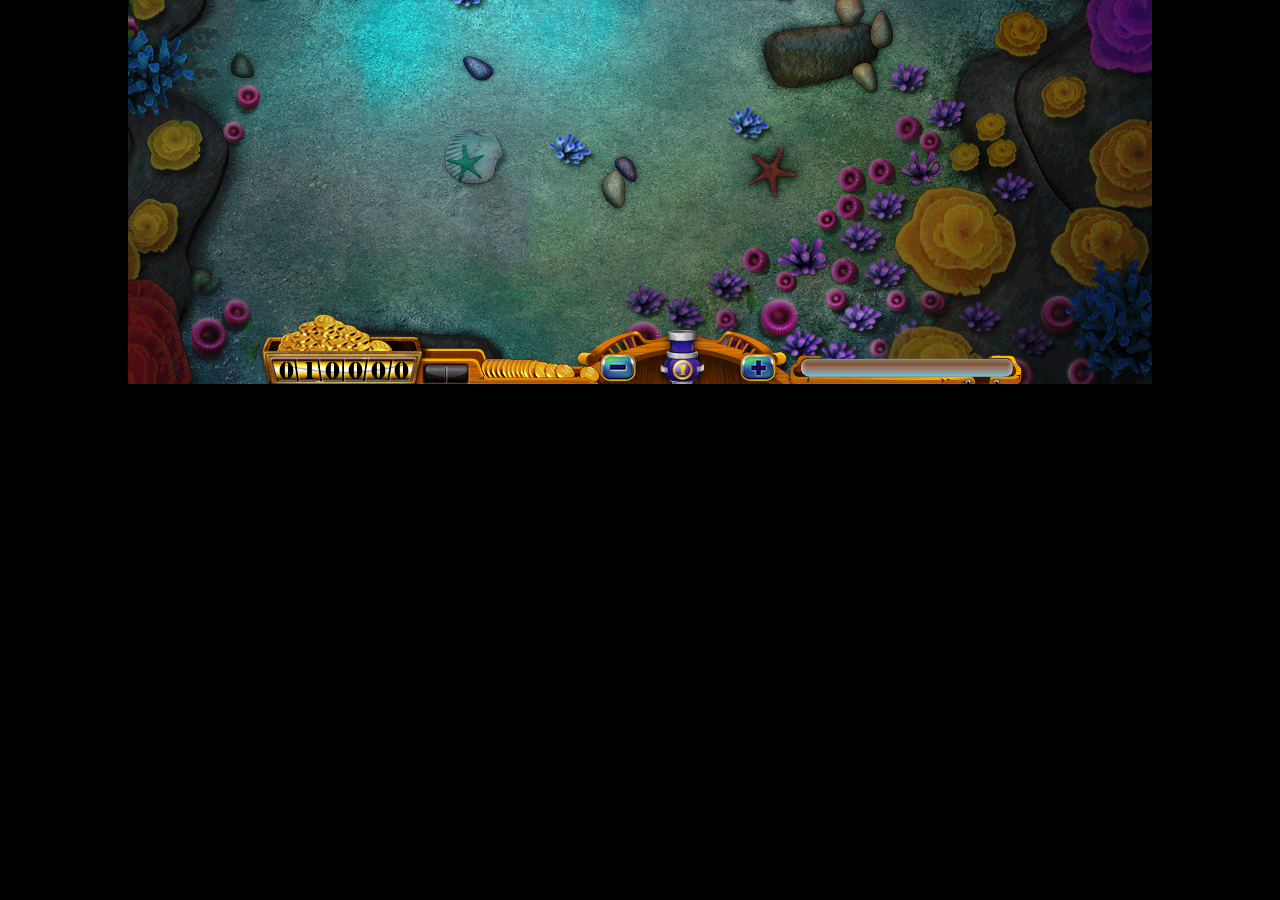
<file: gamehtml/buyudar/index.html>
﻿<!doctype html>
<head>
<meta http-equiv="Content-Type" content="text/html; charset=utf-8" />
<meta name="apple-mobile-web-app-capable" content="yes" />
<meta name="apple-mobile-web-app-status-bar-style" content="black" />

<style type="text/css">
body, div, canvas
{
    image-rendering: optimizeSpeed;
    -webkit-image-rendering: optimizeSpeed;
    -webkit-interpolation-mode: nearest-neighbor;
}
body{padding:0; margin:0;font-size:12px;background-color:#000;}
body, html{height: 100%;}
#outer{height:100%; overflow:hidden; position:relative; width:100%;}
#outer[id]{display:table; position:static;}
#middle{position:absolute; top:50%;} /* for ie only*/
#middle[id]{display:table-cell; vertical-align:middle; position:static;}
</style>

<title>HTML5捕鱼达人网页游戏源代码下载 - JS代码网</title>

<script type="text/javascript" src="js/quark.base-1.0.0.alpha.min.js"></script>
<!--<script type="text/javascript" src="fishjoy.game.js"></script>-->
<script type="text/javascript" src="src/R.js"></script>
<script type="text/javascript" src="src/Utils.js"></script>
<script type="text/javascript" src="src/fishjoy.js"></script>
<script type="text/javascript" src="src/FishManager.js"></script>
<script type="text/javascript" src="src/FishGroup.js"></script>
<script type="text/javascript" src="src/views/Fish.js"></script>
<script type="text/javascript" src="src/views/Cannon.js"></script>
<script type="text/javascript" src="src/views/Bullet.js"></script>
<script type="text/javascript" src="src/views/Num.js"></script>
<script type="text/javascript" src="src/views/Player.js"></script>

</head>

<body>

<div id="outer">
	<div id="middle">
		<div id="container" style="position:relative;width:980px;height:545px;top:-50%;margin:0 auto;"></div>
		<div id="msg"></div>
	</div>
</div>
<div id="fps" style="position:absolute;top:0;left:0;color:#fff;"></div>


</body>
</html>
<div style="display:none">
	<script type="text/javascript">
	var _bdhmProtocol = (("https:" == document.location.protocol) ? " https://" : " http://");
	document.write(unescape("%3Cscript src='" + _bdhmProtocol + "hm.baidu.com/h.js%3F6f798e51a1cd93937ee8293eece39b1a' type='text/javascript'%3E%3C/script%3E"));
	</script>
	<script type="text/javascript">var cnzz_protocol = (("https:" == document.location.protocol) ? " https://" : " http://");document.write(unescape("%3Cspan id='cnzz_stat_icon_5718743'%3E%3C/span%3E%3Cscript src='" + cnzz_protocol + "s9.cnzz.com/stat.php%3Fid%3D5718743%26show%3Dpic2' type='text/javascript'%3E%3C/script%3E"));</script>
	</div>
</file>
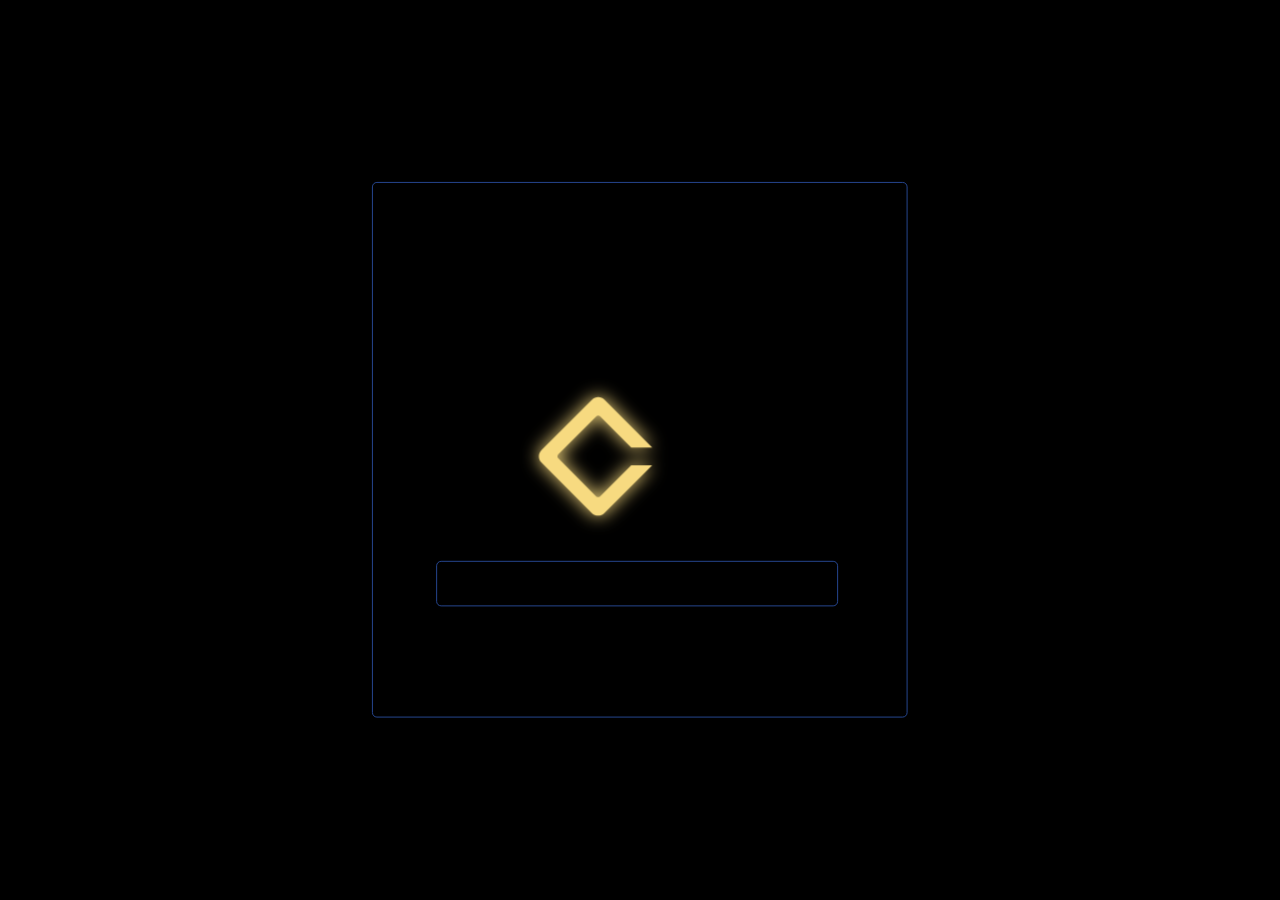
<file: gamehtml/Html5-xxl/index.html>
<!DOCTYPE html>
<html manifest="qici.appcache">
<head>
    <meta charset="UTF-8">
    <meta http-equiv="X-UA-Compatible" content="IE=edge,chrome=1">
    <meta name='viewport' content='width=device-width,user-scalable=no'>
    <meta name='apple-mobile-web-app-status-bar-style' content='black-translucent'>
    <meta name='apple-mobile-web-app-capable' content='yes'>
    <meta name='apple-mobile-web-app-title' content='城市消消乐'>
    <link rel='apple-touch-icon' href='http://engine.zuoyouxi.com/qici.png'>
    <link rel='apple-touch-startup-image' href='http://engine.zuoyouxi.com/qici.png'>

    <link rel="shortcut icon" href="http://engine.zuoyouxi.com/qici.ico" />
    <title>城市消消乐</title>
    <style>
        html, body {
            padding: 0;
            margin: 0;
            width: 100%;
            height: 100%;
        }
    </style>
    <link rel="stylesheet" type="text/css" href="./Assets/css/style.css"/>

    <script>
        // The game configuration
        var qici = {};
        qici.config = {
            projectName: 'Subara',
            gameName: '城市消消乐',
            companyName: 'qcplay',
            bundleIdentifier: 'com.qcplay',
            gameInstance: 'qc_game',
            frameRate: {"mobile":40,"desktop":60},
            backgroundColor: 4210752,
            runInBackground: true,
            antialias: true,
            transparent: false,
            developerMode: false,
            renderer: 'Canvas',
            resolution : Math.min(2, devicePixelRatio),
            loadingPrefab: '',
            scene: {
                
            "SubaraCity" : "Assets/state/SubaraCity.bin"
            },
            entryScene : 'SubaraCity',
            dirtyRectangles: true,
            loading: {
                loadingText: 'Loading, please wait...',
                loadingInterval: 200,
                brightingInterval: 10,
                blinkingCount: 5,
                blinkingInterval: 70,
                fadingInInterval: 400,
                fadingOutInterval: 600
            }
        };

 		_pluginVariables_={}

        qici.scripts = [
            './Assets/meta/globalUrlMap.js',
            './xiaoxiaole/phaser.min.js',
            './xiaoxiaole/webfontloader.js',
            './xiaoxiaole/qc-core.js',
            './xiaoxiaole/qc-webgl.js',
            // External scripts for plugins

            // User scripts
            './js/game-scripts-mini-1.0.js'
        ];

		// Asset count that need preload in boot
		qici.loadingAssetCount = 11;
    </script>
</head>

<body onload="qici.init();">
    <div style="overflow:hidden;padding:0;margin:0;width:100%;height:100%;">
        <div id="gameDiv" style="position:relative;"></div>
    </div>
    <script src='./xiaoxiaole/qc-loading.js'></script>
	<!-- cnzz 统计 -->
	<div style="display:none;">
		<script src="http://s95.cnzz.com/z_stat.php?id=1257126402&web_id=1257126402" language="JavaScript"></script>
	</div>
</body>

</html>
</file>
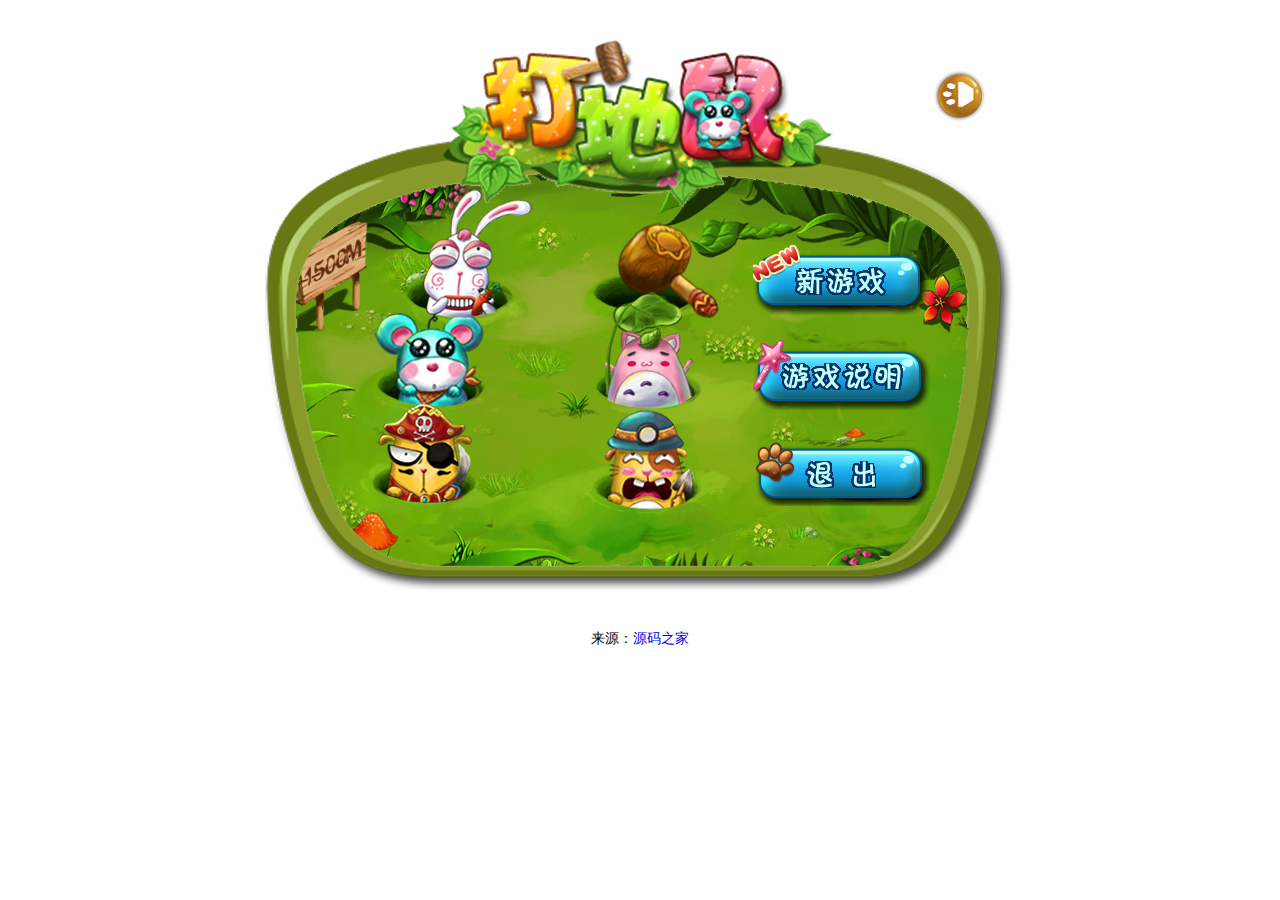
<file: gamehtml/mouseHit/index.html>
<!DOCTYPE HTML>
<html>
	<head>
		<meta http-equiv="Content-Type" content="text/html; charset=UTF-8" />
		<meta charset="UTF-8" />
		<title>HTML5打地鼠小游戏- 源码之家</title>
		<meta name="description" content="这是一个基于HTML5 Canvas和Audio开发的游戏" />
		<meta name="keywords"  content="HTML5,Canvas,HTML5游戏, HTML5版打地鼠" />
		<link type="text/css" rel="stylesheet" href="css/main.css" />
	</head>
	<body>
		<div id="hitmouse">
			<!-- 预备界面 -->
			<div id="gameCover" class="block background">
				<!-- 声音控制按钮 -->
				<a href="javascript:void(0)" id="btnSound" class="icon">&nbsp;</a>
				<!-- 开始 -->
				<a href="javascript:void(0)" id="btnPlay" class="icon">&nbsp;</a>
				<!-- 帮助 -->
				<a href="javascript:void(0)" id="btnHelp" class="icon">&nbsp;</a>
				<!-- 关于我 -->
				<a href="javascript:void(0)" id="btnAboutMe" class="icon">&nbsp;</a>
				<!-- 加载资源 -->
				<span id="progressText"></span>		
			</div>	
			<!-- 帮助界面 -->
			<div id="HelpDiv" >
			  <!-- 帮助图片 -->
			  <img src="images/help.png"/>
			  <a href="javascript:void(0)" id="btnBack" class="icon">&nbsp;</a>
			</div>
			<!-- 游戏主体 -->
			<div id="gameBody" class="block">
				<div id="gameCanvas" class="block">
					<!-- Main背景层 -->
					<canvas width="750" height="550" id="maincanvas" ></canvas>
				</div>
				<!-- 分数及暂停按钮 -->
				<div id="numberAndPause" class="block">
					<!-- 分数 -->
					<div id="numberBefore" class="icon"></div>
					<div id="number" ></div>
					<!-- 暂停 -->
					<a href="javascript:void(0)" id="btnPause" class="icon">&nbsp;</a>
				</div>
				<!-- 下一关提示 -->
			  <div id="nextLoding">
					<!-- 分数 -->
					<span id="currentScore"></span>
					<spqn id="requireScore" ></span>
		     </div>
			</div>
			<!-- 游戏结束 -->
			<div id="gameOver" class="block">
				<!-- 得分 -->
				<span id="score"></span>
				<!-- 准备 -->
				<a href="javascript:void(0)" id="btnRetry" class="icon">&nbsp;</a>
				<!-- 返回主菜单 -->
				<a href="javascript:void(0)" id="btnBackToMenu" class="icon">&nbsp;</a>			
			</div>
		</div>
		<!--我使用这个框架的代码并不多，主要是工具类使用-->
		<script type="text/javascript" src="myEngine/core/my.js"></script>
		<script type="text/javascript" src="myEngine/component/Component.js"></script>
		<script type="text/javascript" src="myEngine/component/DisplayObject.js"></script>
		<script type="text/javascript" src="myEngine/component/Bitmap.js"></script>
		<script type="text/javascript" src="myEngine/utils/ImageManager.js"></script>
		<script type="text/javascript" src="myEngine/utils/DOM.js"></script>
		<script type="text/javascript" src="myEngine/utils/Math.js"></script>
		<script type="text/javascript" src="myEngine/utils/buzz.js"></script>
		 
		<script type="text/javascript" src="js/resources/images.js"></script>
		<script type="text/javascript" src="js/resources/audios.js"></script>
        <script type="text/javascript" src="js/frames/mouse.js"></script>
        <script type="text/javascript" src="js/frames/star.js"></script>
		<script type="text/javascript" src="js/frames/score.js"></script>
	 	<script type="text/javascript" src="js/classes/Audio.js"></script>
		<script type="text/javascript" src="js/classes/Animation.js"></script>
		<script type="text/javascript" src="js/classes/star.js"></script>	
		<script type="text/javascript" src="js/classes/score.js"></script>			
		<script type="text/javascript" src="js/classes/hammer.js"></script>
		<script type="text/javascript" src="js/classes/mouse.js"></script>
		<script type="text/javascript" src="js/classes/MouseHit.js"></script>
		<script type="text/javascript" src="js/classes/UI.js"></script>
		<script type="text/javascript" src="js/main.js"></script>
		<div style="text-align:center;">
<p>来源：<a href="http://www.mycodes.net/" target="_blank">源码之家</a></p>
</div>
	</body>
</html>
</file>
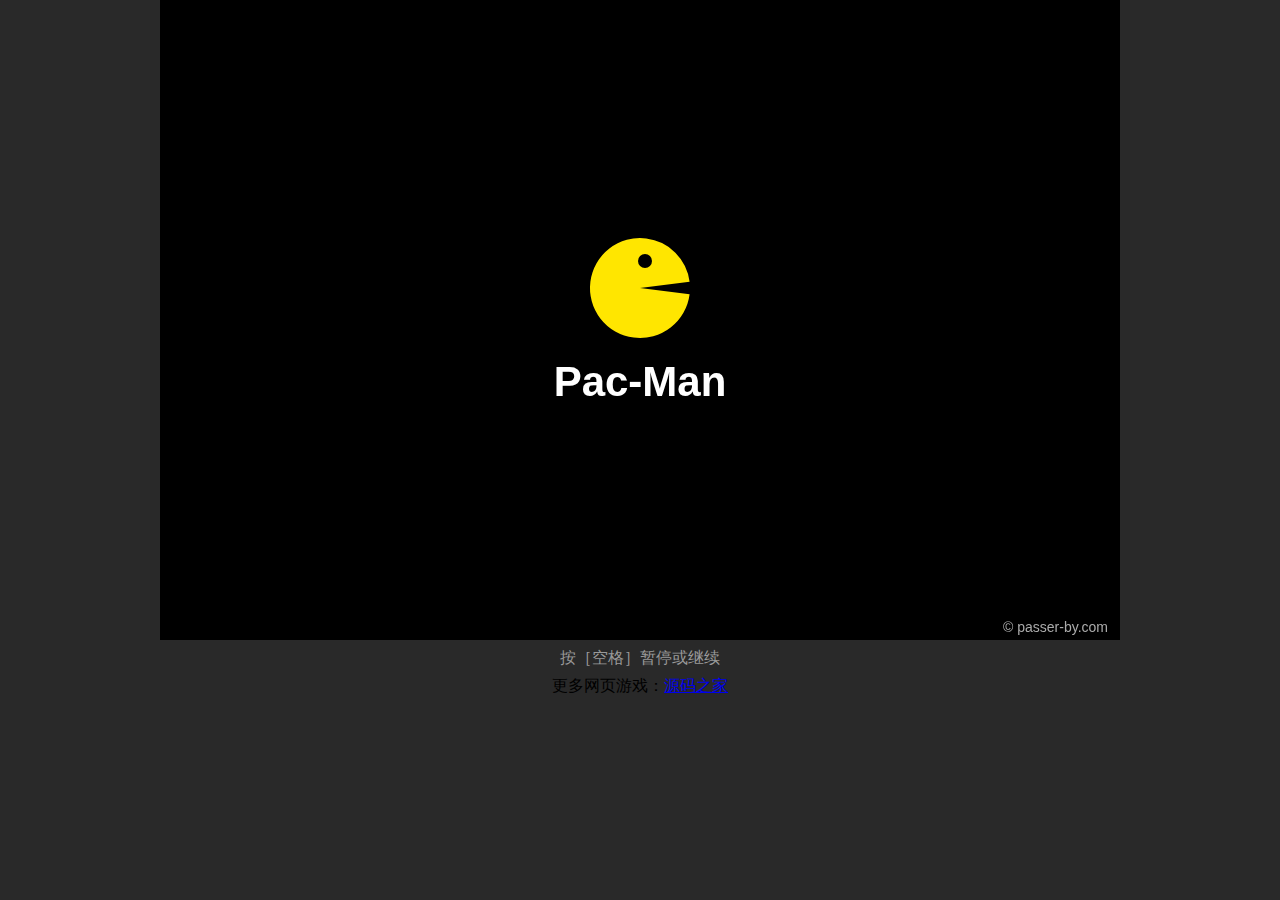
<file: gamehtml/pac-man/index.html>
<html>
<head>
<meta charset="utf8">
<title>Pac-Man . 吃豆游戏</title>
<link rel="shortcut icon" href="favicon.png">
<style>
	body{background-color: #292929}
	*{padding:0;margin:0;}
	.wrapper{
		width: 960px;
		margin:0 auto;
		line-height:36px;
		text-align:center;
		color:#999;
	}
	canvas{display:block;background: #000;}
	.mod-botton{
		height: 32px;
		padding: 15px 0;
		text-align: center;
	}
</style>
</head>
<body>

<div class="wrapper">
	<canvas id="canvas" width="960" height="640">不支持画布</canvas>
	<p>按［空格］暂停或继续</p>		
</div>
<script src="game.js"></script>
<script src="index.js"></script>
<div style="text-align:center;">
<p>更多网页游戏：<a href="http://www.mycodes.net/" target="_blank">源码之家</a></p>
</div>
</body>
</html>
</file>
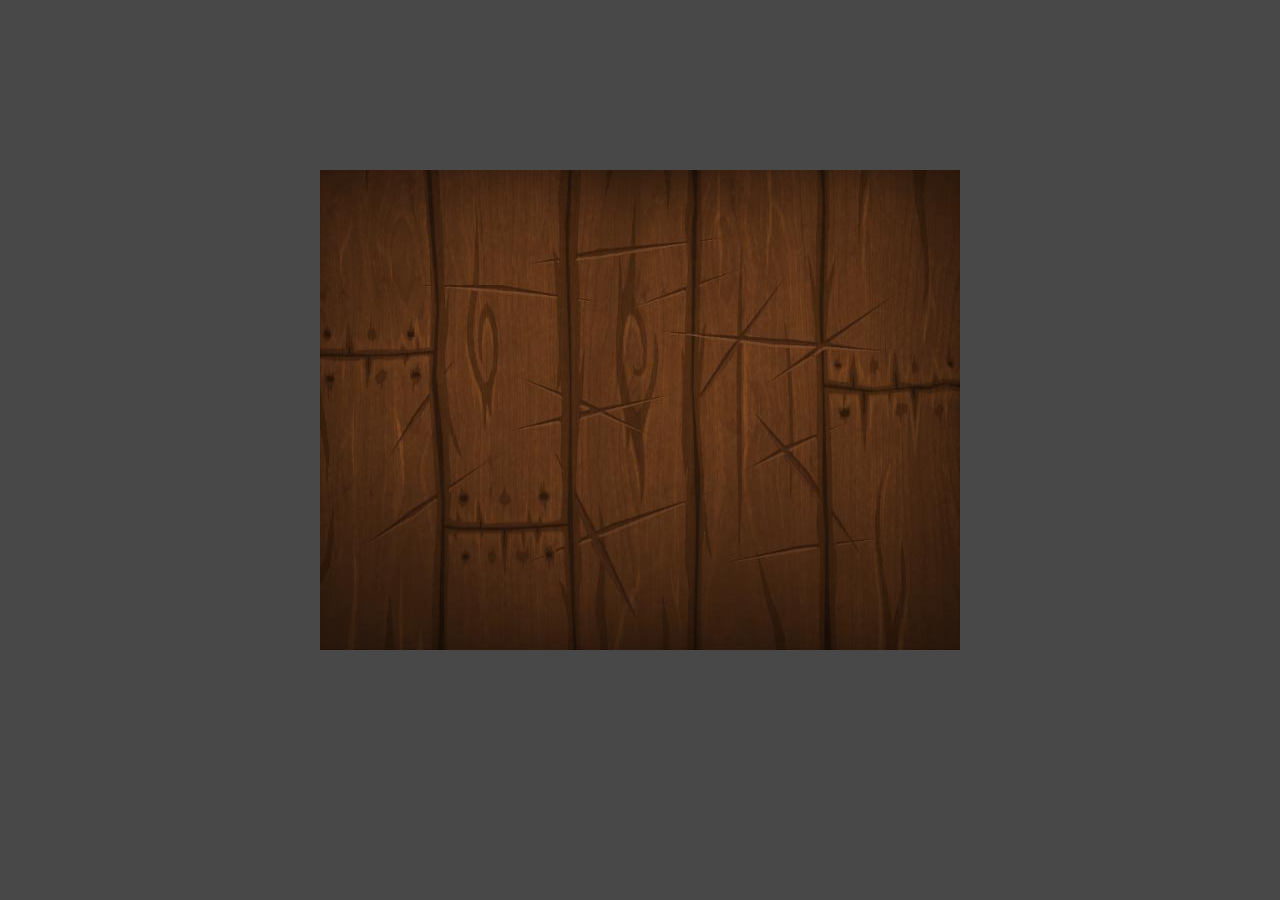
<file: html/Fruit_Ninja/index.html>
<!DOCTYPE html>
<html>
<head>
<meta charset="utf-8">
<meta name="description" content="A simple HTML5 Template">
<meta name="author" content="dron">
<meta name="viewport" content="width=device-width, height=device-height, user-scalable=no, initial-scale=1.0, maximum-scale=1.0">
<meta name="apple-mobile-web-app-capable" content="yes">
<meta name="apple-mobile-web-app-status-bar-style" content="black">
<link rel="shortcut icon" href="/favicon.ico">
<link rel="stylesheet" href="images/index.css">
<title>水果忍者</title>
</head>
<body>
<div id="extra"></div>
<em> -- Fruit Ninja -- </em> <em> The game is developed by the Baidu JS team, </em> <em> we provide the source in git: https://github.com/ChineseDron/fruit-ninja </em> <em> follow me on weibo http://weibo.com/baidujs </em> <em> or learn more, to see http://tangram.baidu.com </em>
<canvas id="view" width="640" height="480"></canvas>
<div id="desc">
    <div id="browser"></div>
</div>
<script src="scripts/all.js"></script>
</body>
</html>
</file>
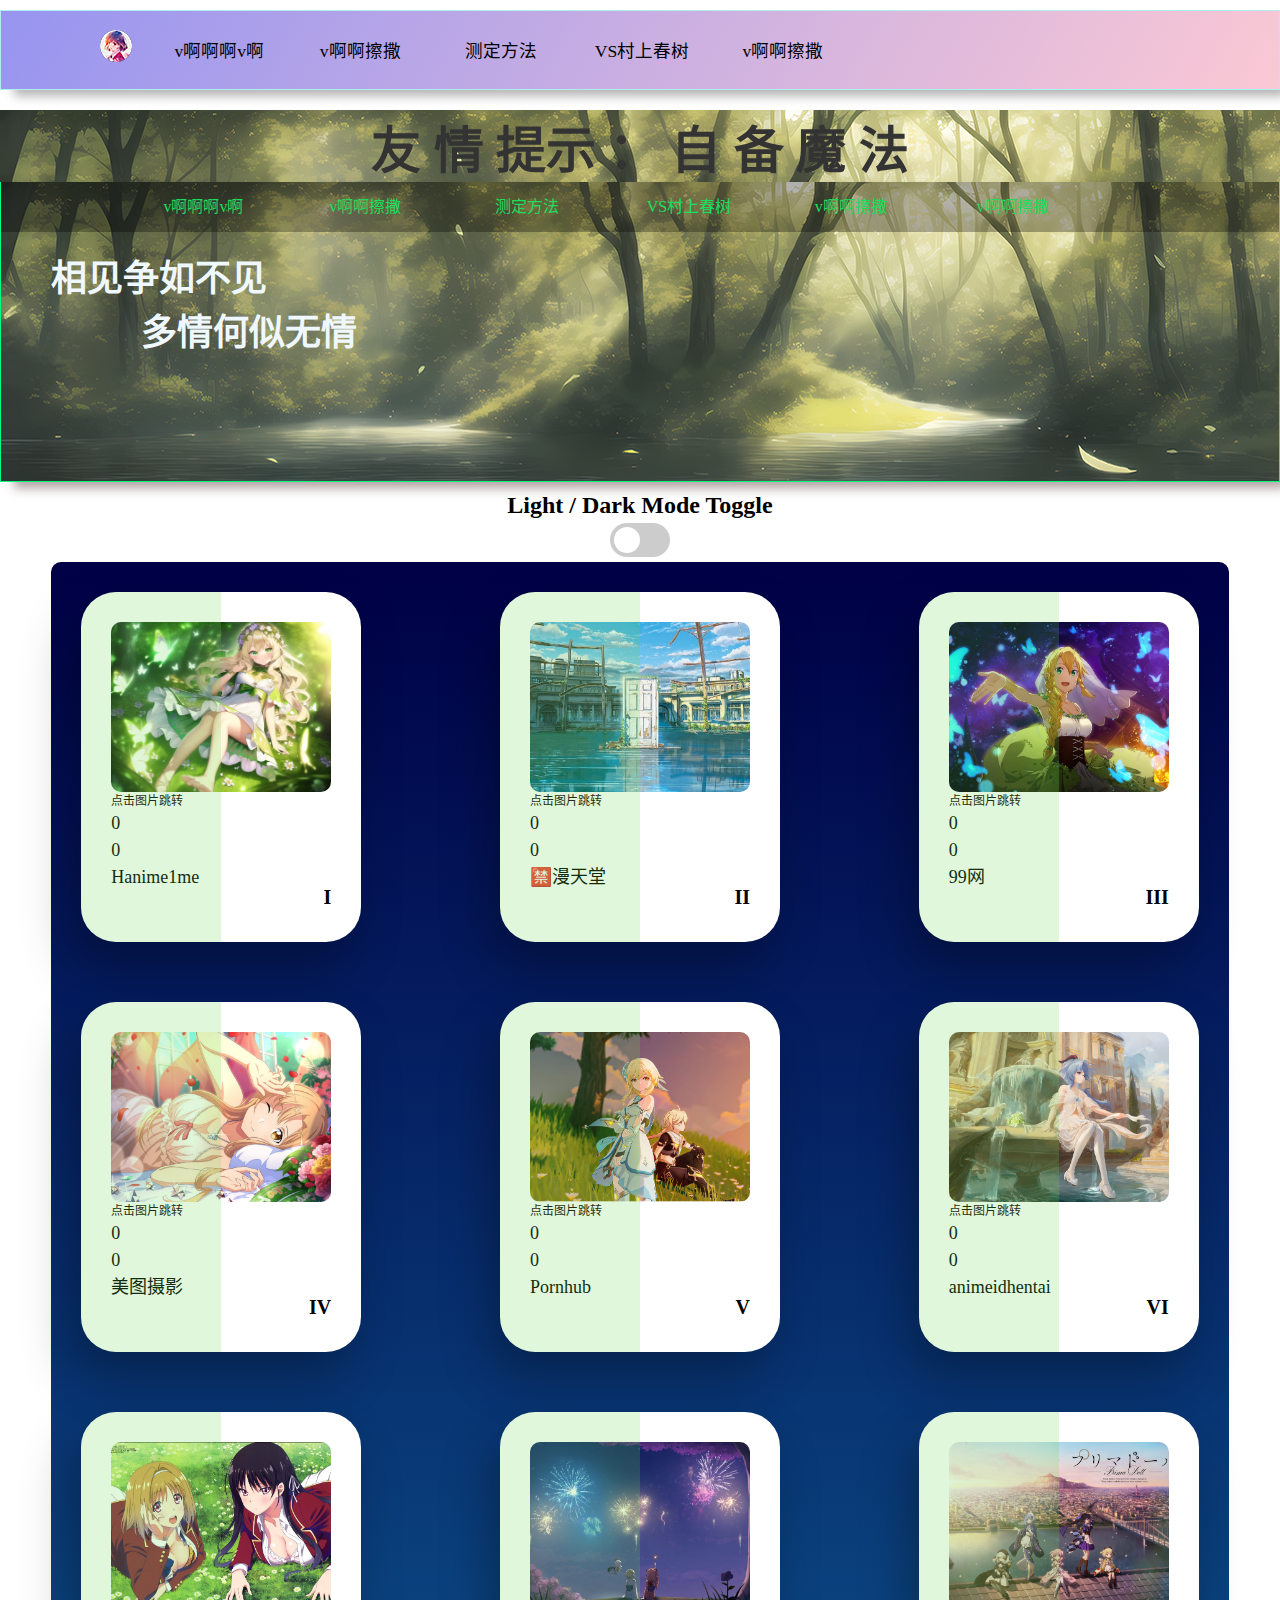
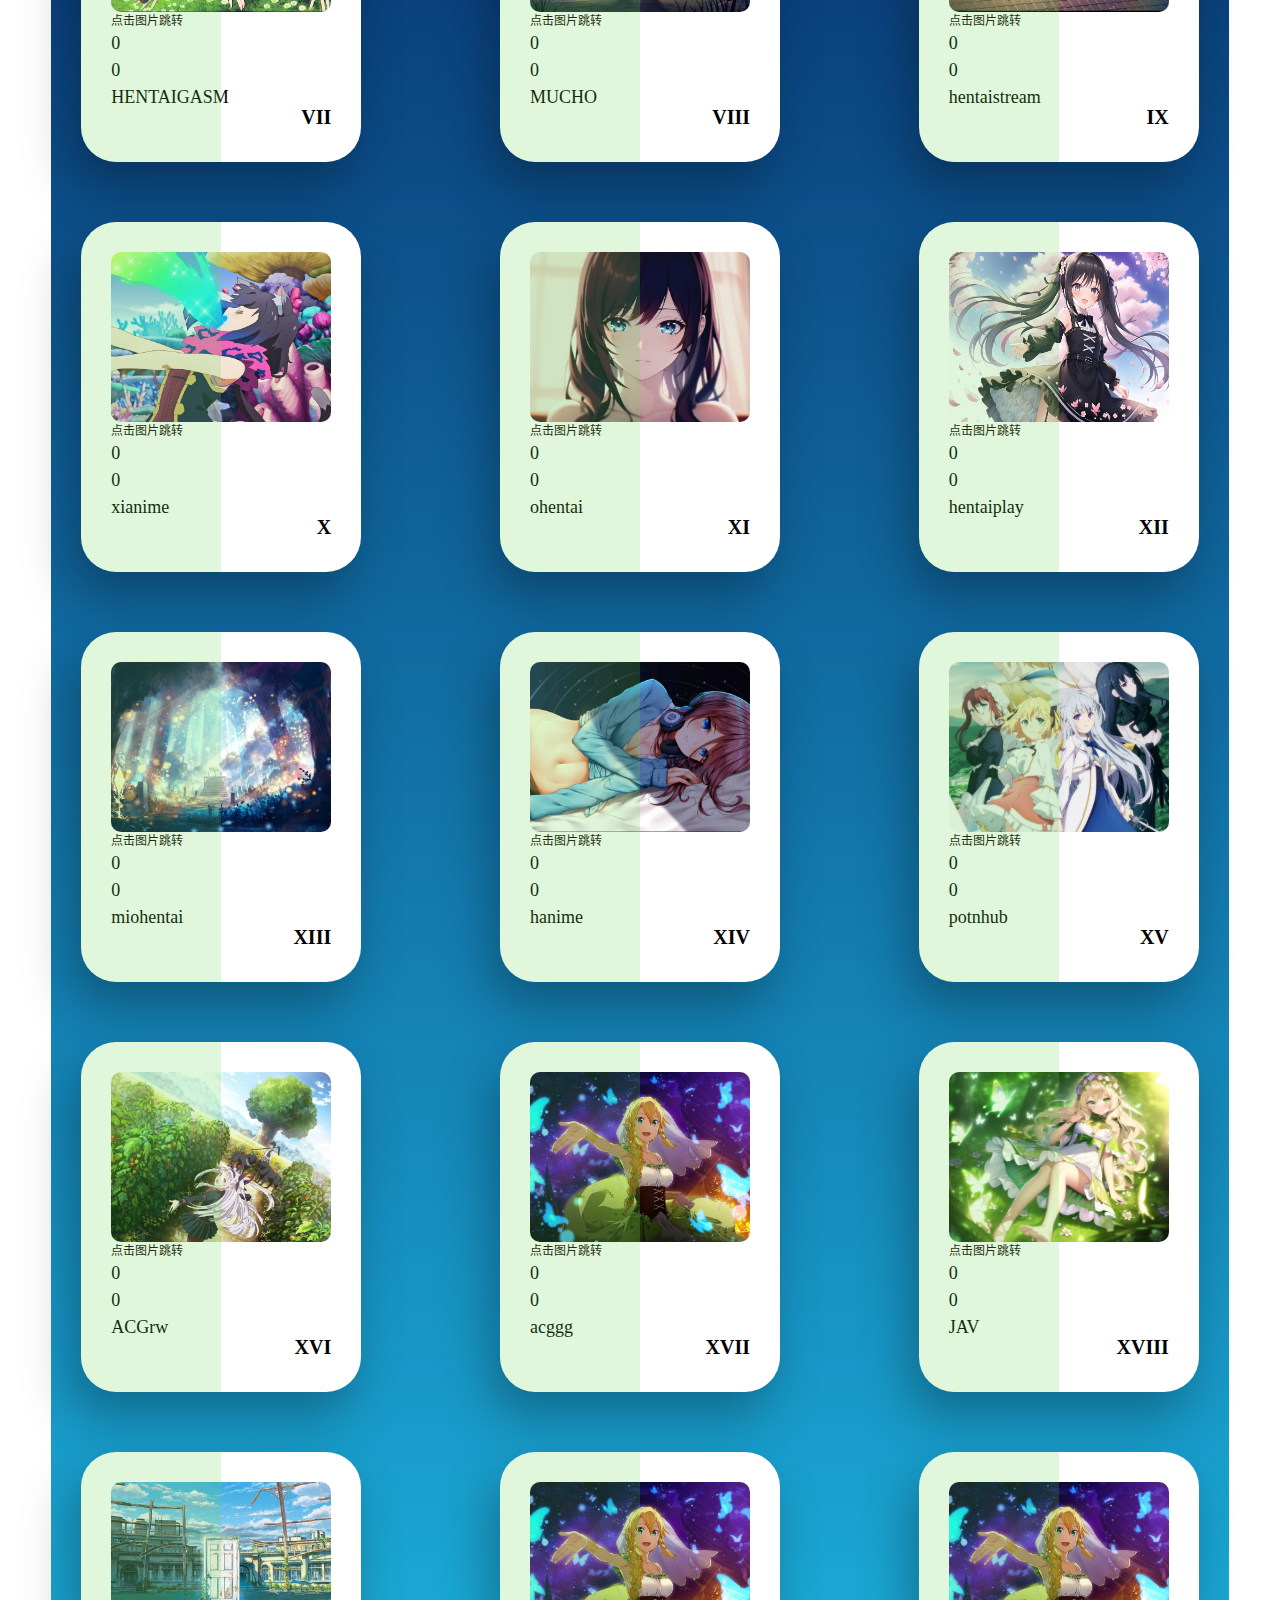
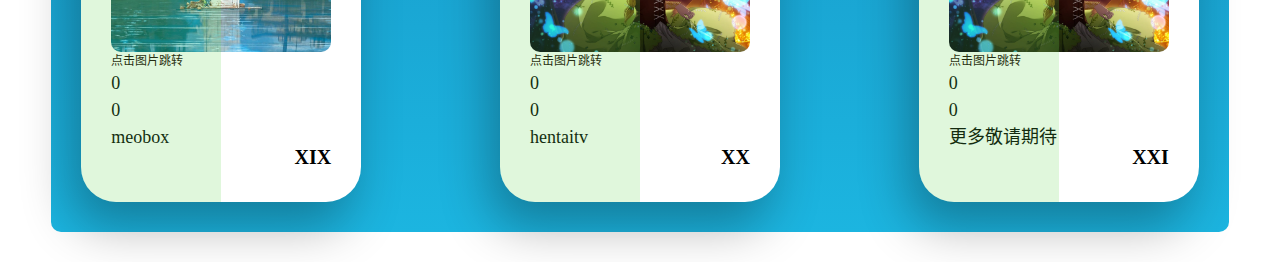
<file: r18.html>
<!DOCTYPE html>
<html lang="zh-CN">

<head>
    <meta charset="UTF-8">
    <meta http-equiv="X-UA-Compatible" content="IE=edge">
    <meta name="viewport" content="NovelAI 中使用的标记和提示通常因其长度和专业知识而昵称为咒语，元素咒语以巫术书的世界观编写，深受读者和编辑的喜爱。">
    <meta name="keywords" content="京东，淘宝，手机，代刷网，元素法典，笔记本，电脑，">
    <title>暗夜天堂</title>
    <!-- <script src="/home page/ccl.js/cl.js"></script>> -->
    <link rel="shortcut icon" href="/img/icon/11.png" />
    <!-- 引入初始化文件夹 -->
    <link rel="stylesheet" href="css/base.css">
    <!-- 引入公共的样式文件 -->
    <link rel="stylesheet" href="css/r18.css">
    <!-- 灯泡字提示 -->
    <link rel="stylesheet" href="/css/dpz.css">
    <!-- 主题切换各种颜色 -->
    <link rel="stylesheet" href="/css/css主题切换/heibai.css">
    <script src="js/jquery_min.js"></script>
</head>

<body>


    <!-- 网易云外链播放器 -->
    <link rel="stylesheet" href="css/music.css">
    <iframe id="music2" frameborder="no" border="0" marginwidth="0" marginheight="0" width=300 height=86
        src="https://music.163.com/outchain/player?type=2&id=485820826&auto=1&height=66" style="z-index: 10 ;"></iframe>

    <!-- 回到顶部 -->
    <a id="dingbu"></a>
    <!-- 最上边小横条导航栏 -->
    <div class="daohanglan">
        <ul class="daohang">
            <li>v啊啊啊v啊
                <ul>
                    <li><a href="">川师大</a></li>
                    <li><a href="">啊v的v答案</a></li>
                    <li><a href="">啊v的v大</a></li>
                    <li><a href=""></a></li>
                </ul>

            </li>
            <li>v啊啊擦撒
                <ul>
                    <li></li>
                </ul>

            </li>
            <li>测定方法
                <ul>
                    <li></li>
                </ul>

            </li>
            <li>VS村上春树
                <ul>
                    <li></li>
                </ul>

            </li>

            <li>v啊啊擦撒
                <ul>
                    <li></li>
                </ul>

            </li>



        </ul>
    </div>
    <!-- 最上边小横条导航栏结束 -->


    <!-- 提示盒子灯泡字 -->
    <div class="body15">
        <div class="tishidpz">
            <span style="--i:1">友</span>
            <span style="--i:2">情</span>
            <span style="--i:3">提示</span>
            <span style="--i:4">：</span>
            <span style="--i:5">自</span>
            <span style="--i:6">备</span>
            <span style="--i:7">魔</span>
            <span style="--i:8">法</span>
        </div>
    </div>




    <!-- 最上图片开始 -->
    <div class="tupian ">
        <div class="touminglan">
            <ul class="toumin">
                <li>v啊啊啊v啊
                    <ul>
                        <li><a href="">川师大</a></li>
                        <li><a href="">啊v的v答案</a></li>
                        <li><a href="">啊v的v大</a></li>
                    </ul>

                </li>
                <li>v啊啊擦撒
                    <ul>
                        <li></li>
                    </ul>

                </li>
                <li>测定方法
                    <ul>
                        <li></li>
                    </ul>

                </li>
                <li>VS村上春树
                    <ul>
                        <li></li>
                    </ul>

                </li>

                <li>v啊啊擦撒
                    <ul>
                        <li></li>
                    </ul>

                </li>
                <li>v啊啊擦撒
                    <ul>
                        <li></li>
                    </ul>

                </li>



            </ul>





        </div>


        <div class="logo">
            <h1>
                <a href="index.html"></a>
            </h1>

        </div>
        <div class="wenzhi">
            <h1>相见争如不见<br>
                &nbsp&nbsp&nbsp&nbsp&nbsp&nbsp&nbsp&nbsp&nbsp&nbsp多情何似无情</h1>
        </div>

    </div>

    <!-- 最上图片结束 -->
    <!-- 黑白主题 -->
    <div id="container">
        <h1>Light / Dark Mode Toggle</h1>
        <label class="switch">
            <input type="checkbox" onclick="changeMode()">
            <span class="slider"></span>
        </label>
    </div>
    <script>
        function changeMode() {
            var element = document.body;
            element.classList.toggle("dark-mode");
        }
    </script>
    <!-- 黑白主题结束 -->
    <!-- 定都结束 -->
    <!-- 主体 -->
    <div class="bodybody">


        <ul class="quote">

            <li>
                <div class="box01 box011">
                    <a href="https://hanime1.me" target="_blank"><img src=" img/r18/senjinling.png">点击图片跳转</a>
                    <p>0</p>
                    <p>0</p>
                    <p>Hanime1me</p>
                    <h2>I</h2>
                </div>
                <div class="bg"></div>
            </li>

            <li>
                <div class="box01 box02">
                    <a href="https://18comic.vip/" target="_blank"><img src="img/r18/2.jpg">点击图片跳转</a>
                    <p>0</p>
                    <p>0</p>
                    <p>🈲漫天堂</p>
                    <h2>II</h2>
                </div>
                <div class="bg"></div>
            </li>

            <li>
                <div class="box01 box03">
                    <a href="https://www.99aip5.com/" target="_blank"><img src="img/r18/3.jpg">点击图片跳转</a>
                    <p>0</p>
                    <p>0</p>
                    <p>99网</p>
                    <h2>III</h2>
                </div>
                <div class="bg"></div>
            </li>
            <li>
                <div class="box01 box03">
                    <a href="https://dongti2022.com/category/tu" target="_blank"><img src="img/r18/4.jpg">点击图片跳转</a>
                    <p>0</p>
                    <p>0</p>
                    <p>美图摄影</p>
                    <h2>IV</h2>
                </div>
                <div class="bg"></div>
            </li>
            <li>
                <div class="box01 box03">
                    <a href="https://dongti2022.com/category/tu" target="_blank"><img src="img/r18/5.png">点击图片跳转</a>
                    <p>0</p>
                    <p>0</p>
                    <p>Pornhub</p>
                    <h2>V</h2>
                </div>
                <div class="bg"></div>
            </li>
            <li>
                <div class="box01 box03">
                    <a href="https://animeidhentai.com" target="_blank"><img src="img/r18/6.jpg">点击图片跳转</a>
                    <p>0</p>
                    <p>0</p>
                    <p>animeidhentai</p>
                    <h2>VI</h2>
                </div>
                <div class="bg"></div>
            </li>
            <li>
                <div class="box01 box03">
                    <a href="http://hentaigasm.com" target="_blank"><img src="img/r18/7.jpg">点击图片跳转</a>
                    <p>0</p>
                    <p>0</p>
                    <p>HENTAIGASM</p>
                    <h2>VII</h2>
                </div>
                <div class="bg"></div>
            </li>
            <li>
                <div class="box01 box03">
                    <a href="https://muchohentai.com" target="_blank"><img src="img/r18/8.jpg">点击图片跳转</a>
                    <p>0</p>
                    <p>0</p>
                    <p>MUCHO</p>
                    <h2>VIII</h2>
                </div>
                <div class="bg"></div>
            </li>
            <li>
                <div class="box01 box03">
                    <a href="https://tube.hentaistream.com" target="_blank"><img src="img/r18/9.jpg">点击图片跳转</a>
                    <p>0</p>
                    <p>0</p>
                    <p>hentaistream</p>
                    <h2>IX</h2>
                </div>
                <div class="bg"></div>
            </li>
            <li>
                <div class="box01 box03">
                    <a href="https://xanime.online/seasons/" target="_blank"><img src="img/r18/10.jpg">点击图片跳转</a>
                    <p>0</p>
                    <p>0</p>
                    <p>xianime</p>
                    <h2>X</h2>
                </div>
                <div class="bg"></div>
            </li>
            <li>
                <div class="box01 box03">
                    <a href="https://www.ohentai.org" target="_blank"><img src="img/r18/11.jpg">点击图片跳转</a>
                    <p>0</p>
                    <p>0</p>
                    <p>ohentai</p>
                    <h2>XI</h2>
                </div>
                <div class="bg"></div>
            </li>

            <li>
                <div class="box01 box011">
                    <a href="https://hentaiplay.net" target="_blank"><img src="img/r18/12.png">点击图片跳转</a>
                    <p>0</p>
                    <p>0</p>
                    <p>hentaiplay</p>
                    <h2>XII</h2>
                </div>
                <div class="bg"></div>
            </li>

            <li>
                <div class="box01 box02">
                    <a href="https://miohentai.com" target="_blank"><img src="img/r18/13.jpg">点击图片跳转</a>
                    <p>0</p>
                    <p>0</p>
                    <p>miohentai</p>
                    <h2>XIII</h2>
                </div>
                <div class="bg"></div>
            </li>

            <li>
                <div class="box01 box03">
                    <a href="https://hanime.tv/your_browser_too_old.html" target="_blank"><img
                            src="img/r18/14.jpg">点击图片跳转</a>
                    <p>0</p>
                    <p>0</p>
                    <p>hanime</p>
                    <h2>XIV</h2>
                </div>
                <div class="bg"></div>
            </li>



            <li>
                <div class="box01 box011">
                    <a href="https://cn.pornhub.com/video?o=mv&cc=us" target="_blank"><img
                            src="img/r18//15.jpg">点击图片跳转</a>
                    <p>0</p>
                    <p>0</p>
                    <p>potnhub</p>
                    <h2>XV</h2>
                </div>
                <div class="bg"></div>
            </li>

            <li>
                <div class="box01 box02">
                    <a href="https://www.acgrw.net" target="_blank"><img src="img/r18/16.jpg">点击图片跳转</a>
                    <p>0</p>
                    <p>0</p>
                    <p>ACGrw</p>
                    <h2>XVI</h2>
                </div>
                <div class="bg"></div>
            </li>

            <li>
                <div class="box01 box03">
                    <a href="https://acggg.top/index.php/whole/index/8" target="_blank"><img
                            src="img/r18/3.jpg">点击图片跳转</a>
                    <p>0</p>
                    <p>0</p>
                    <p>acggg</p>
                    <h2>XVII</h2>
                </div>
                <div class="bg"></div>
            </li>

            <li>
                <div class="box01 box011">
                    <a href="https://javhd.com/ja/?utm_source=tab&utm_campaign=avgle" target="_blank"><img
                            src="img/r18/senjinling.png">点击图片跳转</a>
                    <p>0</p>
                    <p>0</p>
                    <p>JAV</p>
                    <h2>XVIII</h2>
                </div>
                <div class="bg"></div>
            </li>

            <li>
                <div class="box01 box02">
                    <a href="https://www.moebox.net/h/163.html" target="_blank"><img src="img/r18/2.jpg">点击图片跳转</a>
                    <p>0</p>
                    <p>0</p>
                    <p>meobox</p>
                    <h2>XIX</h2>
                </div>
                <div class="bg"></div>
            </li>

            <li>
                <div class="box01 box03">
                    <a href="https://hentai.tv" target="_blank"><img src="img/r18/3.jpg">点击图片跳转</a>
                    <p>0</p>
                    <p>0</p>
                    <p>hentaitv</p>
                    <h2>XX</h2>
                </div>
                <div class="bg"></div>
            </li>

            <li>
                <div class="box01 box03">
                    <a href="#" target="_blank"><img src="img/r18/3.jpg">点击图片跳转</a>
                    <p>0</p>
                    <p>0</p>
                    <p>更多敬请期待</p>
                    <h2>XXI</h2>
                </div>
                <div class="bg"></div>
            </li>
    </div>











    <!-- 最底部分页 -->
    <!-- <div class="fenye">
        <ul>
            <li>
                <a href="#"></a>
            </li>
            <li>
                <a href="#"></a>
            </li>
            <li>
                <a href="#"></a>
            </li>
            <li>
                <a href="#"></a>
            </li>
            <li>
                <a href="#"></a>
            </li>
            <li>
                <a href="#"></a>
            </li>
            <!-分页结束 -->
    <!-- </ul>
    </div> -->
</body>
<!-- 达娃大 -->
<!-- <script>
        $('input').on('change', function () {
            $('body').toggleClass('background');
        });
    </script>
</body>
<script src="ccl.js/lunbomusic.js"></script> -->
<!-- <script src="/home page/ccl.js/cl.js"></script> -->

</html>
</file>
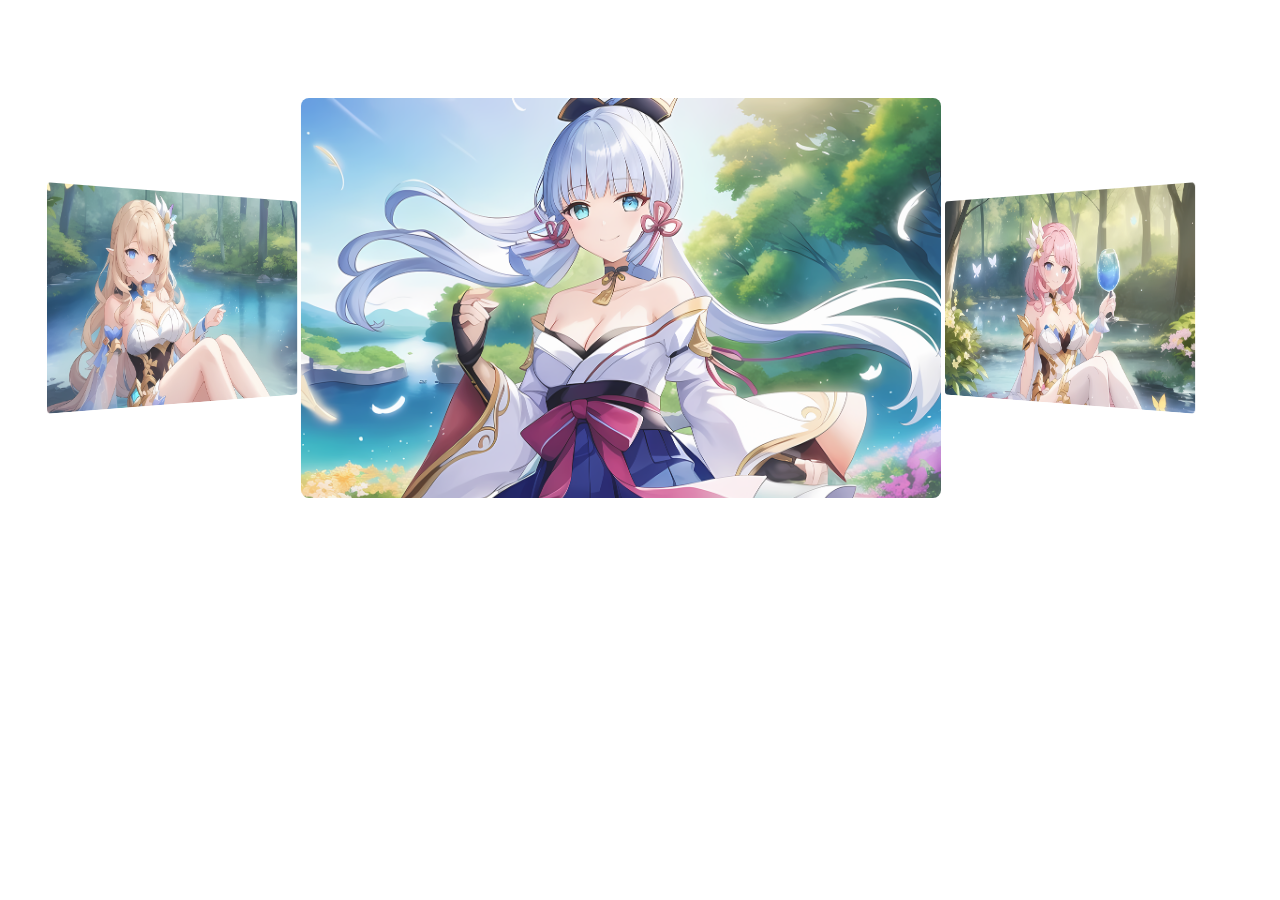
<file: html/3dlunbotu.html>
<!DOCTYPE html>
<html>

<head>
    <meta charset="utf-8">
    <title>我的信息</title>
    <link rel="stylesheet" href="../css/3D轮播图.css">
</head>

<body>
    <div id="body11" style="background-color: transparent">
        <div class="a">
            <div class="b">
                <div class="c" style="--i:0"></div>
                <div class="d" style="--i:1"></div>
                <div class="e" style="--i:2"></div>
            </div>
        </div>
    </div>
</body>

</html>
</file>
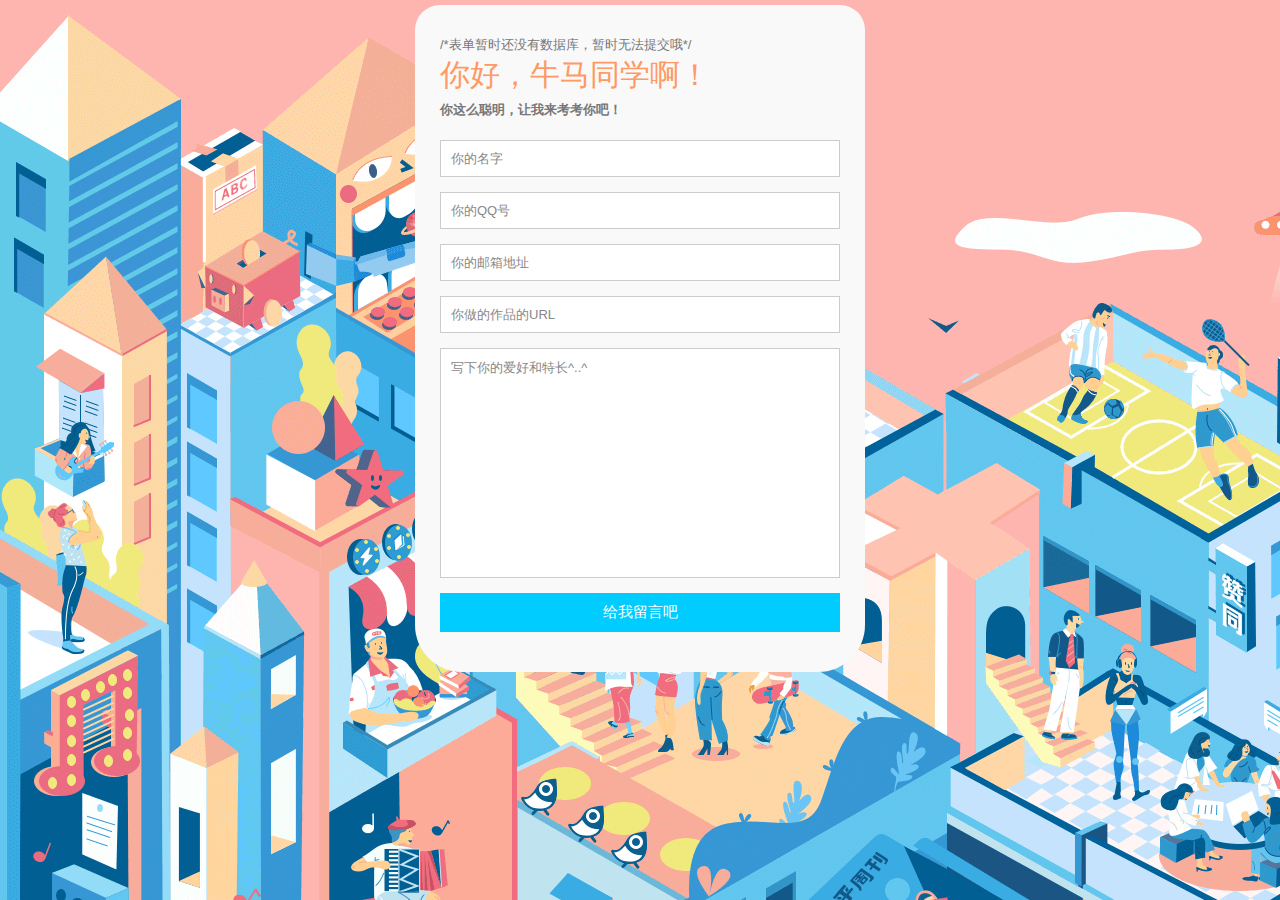
<file: html/about.html>
<html>

<head>
    <meta charset="utf-8">
    <title>你这么聪明，让我来考考你吧</title>
    <link rel="stylesheet" href="../css/about.css">
</head>

<body>
    <div class="container">
        <form id="contact" method="post">/*表单暂时还没有数据库，暂时无法提交哦*/
            <h3>你好，牛马同学啊！</h3>
            <h4>你这么聪明，让我来考考你吧！</h4>
            <fieldset>
                <input placeholder="你的名字" type="text" tabindex="1">
            </fieldset>
            <fieldset>
                <input placeholder="你的QQ号" type="qq" tabindex="3">
            </fieldset>
            <fieldset>
                <input placeholder="你的邮箱地址" type="email" tabindex="2">
            </fieldset>
            <fieldset>
                <input placeholder="你做的作品的URL" type="url" tabindex="4">
            </fieldset>
            <fieldset>
                <textarea placeholder="写下你的爱好和特长^..^" tabindex="5"></textarea>
            </fieldset>
            <fieldset>
                <button name="submit" type="submit" id="contact-submit" data-submit="...Sending">给我留言吧</button>
            </fieldset>
        </form>
    </div>
</body>

</html>
</file>
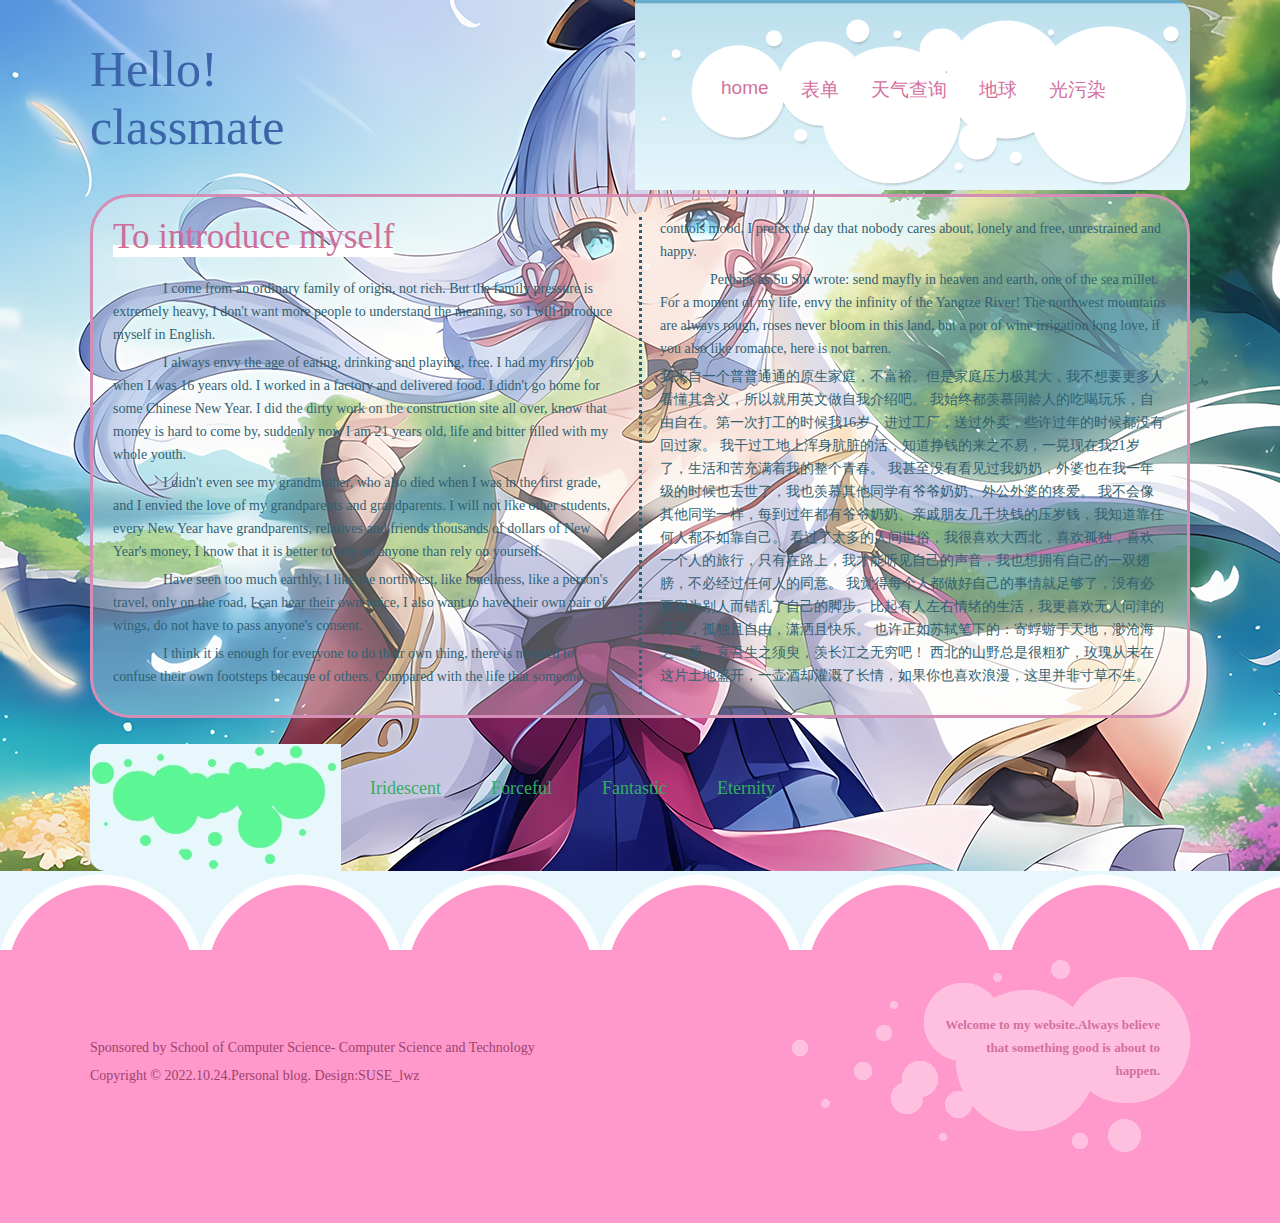
<file: html/guanyuwo.html>
<html>

<head>
	<meta charset="utf-8">
	<link rel="stylesheet" href="../css/introduce.css">
	<title>欢迎你打开这个页面！</title>
	<base target="_blank">
</head>

<body>
	<div class="wrap">
		<h1 id="logo"><a href="about.html">Hello!<br>classmate</a></h1>
		<ul id="menu">
			<li><a href="../index.html">home</a></li>
			<li><a href="about.html">表单</a></li>
			<li><a href="https://www.msn.cn/zh-cn/weather">天气查询</a></li>
			<li><a
					href="https://earth.nullschool.net/#current/wind/surface/level/orthographic=111.71,30.39,1942>">地球</a>
			</li>
			<li><a href="https://www.darkmap.cn/">光污染</a></li>
		</ul>

		<div id="text">
			<h2>To introduce myself</h2>
			<p class="paragraph">
				I come from an ordinary family of origin, not rich. But the family pressure is extremely heavy, I don't
				want more people to understand the meaning, so I will introduce myself in English.
			</p>
			<p class="paragraph">
				I always envy the age of eating, drinking and playing, free. I had my first job when I was 16 years old.
				I worked in a factory and delivered food. I didn't go home for some Chinese New Year.
				I did the dirty work on the construction site all over, know that money is hard to come by, suddenly now
				I am 21 years old, life and bitter filled with my whole youth.
			</p>
			<p class="paragraph">
				I didn't even see my grandmother, who also died when I was in the first grade, and I envied the love of
				my grandparents and grandparents.
				I will not like other students, every New Year have grandparents, relatives and friends thousands of
				dollars of New Year's money, I know that it is better to rely on anyone than rely on yourself.
			</p>
			<p class="paragraph">
				Have seen too much earthly, I like the northwest, like loneliness, like a person's travel, only on the
				road, I can hear their own voice, I also want to have their own pair of wings, do not have to pass
				anyone's consent.
			</p>
			<p class="paragraph">
				I think it is enough for everyone to do their own thing, there is no need to confuse their own footsteps
				because of others. Compared with the life that someone controls mood, I prefer the day that nobody cares
				about, lonely and free, unrestrained and happy.
			</p>
			<p class="paragraph">
				Perhaps as Su Shi wrote: send mayfly in heaven and earth, one of the sea millet. For a moment of my
				life, envy the infinity of the Yangtze River!
				The northwest mountains are always rough, roses never bloom in this land, but a pot of wine irrigation
				long love, if you also like romance, here is not barren.
			</p>
			<p>
				我来自一个普普通通的原生家庭，不富裕。但是家庭压力极其大，我不想要更多人看懂其含义，所以就用英文做自我介绍吧。
				我始终都羡慕同龄人的吃喝玩乐，自由自在。第一次打工的时候我16岁，进过工厂，送过外卖，些许过年的时候都没有回过家。
				我干过工地上浑身肮脏的活，知道挣钱的来之不易，一晃现在我21岁了，生活和苦充满着我的整个青春。
				我甚至没有看见过我奶奶，外婆也在我一年级的时候也去世了，我也羡慕其他同学有爷爷奶奶、外公外婆的疼爱。
				我不会像其他同学一样，每到过年都有爷爷奶奶、亲戚朋友几千块钱的压岁钱，我知道靠任何人都不如靠自己。
				看过了太多的人间世俗，我很喜欢大西北，喜欢孤独，喜欢一个人的旅行，只有在路上，我才能听见自己的声音，我也想拥有自己的一双翅膀，不必经过任何人的同意。
				我觉得每个人都做好自己的事情就足够了，没有必要因为别人而错乱了自己的脚步。比起有人左右情绪的生活，我更喜欢无人问津的日子，孤独且自由，潇洒且快乐。
				也许正如苏轼笔下的：寄蜉蝣于天地，渺沧海之一粟。哀吾生之须臾，羡长江之无穷吧！
				西北的山野总是很粗犷，玫瑰从未在这片土地盛开，一壶酒却灌溉了长情，如果你也喜欢浪漫，这里并非寸草不生。
			</p>
		</div>

		<div id="green_bubble">
			<ul>
				<li>Iridescent</li>
				<li>Forceful</li>
				<li>Fantastic</li>
				<li>Eternity</li>
			</ul>
		</div>
	</div>

	<div id="footer">
		<div class="wrap">
			<div id="copyright">
				<p>Sponsored by School of Computer Science-
					Computer Science and Technology</p>
				<p>Copyright &copy; 2022.10.24.Personal blog. Design:SUSE_lwz</p>
			</div>
			<div id="bubble">
				<p>Welcome to my website.Always believe that something good is about to happen.</p>
			</div>

			<div class="clear"></div>
		</div>
	</div>
</body>

</html>
</file>
<file: gamehtml/Html5-xxl/Assets/css/style.css>
/* css for dom */
.gameBg { background-color:#404040; }
</file>
<file: gamehtml/mouseHit/css/main.css>
@charset "utf-8";
/**
 * 公共样式
 */
*{
	margin: 0px;
	padding: 0px;
	border: 0px;
}
body {
	background: #ffffff;
	color: #000000;
	font-size: 14px;
	font-family: 'Arial Unicode MS', Verdana, Arial, Helvetica, sans-serif;
}
ul, ol {
	list-style-type: none;
}
input, textarea, select {
	vertical-align: middle;
	font-size: 14px;
	padding: 2px;
	font-family: 'Arial Unicode MS', Verdana, Arial, Helvetica, sans-serif;
}
a, a:hover {
	text-decoration: none;
}

/**
 * main page
 */
#hitmouse{
	position:relative;
	margin:40px auto;
	width:750px;
	height:550px;
}
#hitmouse .background {
    background-image:url(../images/set_board.png);
	background-repeat:no-repeat;
}
#hitmouse .icon {
	background-image: url(../images/icon.png);
	background-repeat: no-repeat;
}

#hitmouse .block {
	position: absolute;
	left: 0px;
	top: 0px;
	width: 750px;
	height: 550px;
}

/**
 * 预备界面
 */
#gameCover {
	background-position: 0px 0px;
}
#btnSound {
	display: block;
	position: absolute;
	right: 30px;
	top: 30px;
	width: 52px;
	height: 52px;
	background-position: -331px -132px;	
}
#btnSound.disabled {

	background-position: -331px -80px;
}

#btnPlay {
	display: block;
	position: absolute;
	right: 85px;
	top: 205px;
	width:180px;
	height:70px;
	background-position: -12px -693px;
}
#btnPlay:hover {
	background-position: -192px -693px;
}

#btnHelp {
	display: block;
	position: absolute;
	right: 85px;
	top: 300px;
	width: 180px;
	height: 70px;
	background-position: -12px -620px;
}
#btnHelp:hover {
	background-position: -191px -620px;
}
#btnAboutMe {
	display: block;
	position: absolute;
	right: 85px;
	top: 400px;
	width: 180px;
	height: 70px;
	background-position: -14px -835px;
}
#btnAboutMe:hover {
	background-position: -194px -835px;
}
/**
 *进度条
*/
#progressText {
	display: block;
	position: absolute;
	right:185px;
	top: 480px;
}
/**
 *  帮助界面
 */
#HelpDiv{
   display:none;
   position:absolute;
   left:5px;
   top:20px;
}
#btnBack {
	display: block;
	position: absolute;
	right: 254px;
	top:380px;
	width:200px;
	height:70px;
	background-position: -21px -914px;
}
#btnBack:hover {
	background-position: -227px -916px;
}

/**
 * 游戏主体
 */
#gameBody {
	display: none;
}
#gameCanvas canvas {
	position: absolute;
	left: 0px;
	top: 0px;
}
#btnPause {
	display: block;
	position: absolute;
	right: 30px;
	top: 30px;
	width: 57px;
	height: 57px;
	background-position: -326px -195px;
}
#btnPause.disabled {
    right:28px;
	top:32px;
	background-position: -392px -198px;
}
#numberBefore{
	position: absolute;
	left: 442px;
	top: 159px;
	width: 80px;
	height: 40px;
	background-position: -22px -158px;
}
#number {
	position: absolute;
	left: 528px;
	top: 132px;
	width: 136px;
	height: 38px;
}
#number span {
	
	width: 16px;
	height: 36px;
	background-image: url(../images/icon.png);
	background-repeat: no-repeat;
	float: left;
	margin: 30px 3px 0px 0px;
}
#number .number0 {
	background-position: -24px -213px;
}
#number .number1 {
	background-position: -43px -213px;
}
#number .number2 {
	background-position: -59px -213px;
}
#number .number3 {
	background-position: -78px -213px;
}
#number .number4 {
	background-position: -96px -213px;
}
#number .number5 {
	background-position: -114px -213px;
}
#number .number6 {
	background-position: -132px -213px;
}
#number .number7 {
	background-position: -150px -213px;
}
#number .number8 {
	background-position: -168px -213px;
}
#number .number9 {
	background-position: -186px -213px;
}
#nextLoding{
    display:none;
  	position:relative;
	width: 644px;
	height: 204px;
	left: 56px;
	top: 248px;
	background-image:url(../images/next.png);
	background-repeat:no-repeat;
	cursor:pointer;
}
#currentScore{
  position:absolute;
    left:323px;
  top:41px;
  width:225px;
  height:43px;
  line-height: 33px;
	font-size: 26px;
	font-weight:bold;
	color: #ffb34a;
}
#requireScore{
  position:absolute;
  left:323px;
  top:82px;
  width:225px;
  height:47px;
  line-height: 33px;
	font-size: 26px;
	font-weight:bold;
	color: #ffb34a;
}


/**
 * 游戏结束
 */
#gameOver {
	display: none;
	background-image:url(../images/bg_gameover.png);
	background-repeat:no-repeat;
}
#name, #score {
	display: block;
	position: absolute;
	left: 204px;
	top: 465px;
	height: 33px;
	line-height: 33px;
	font-size: 26px;
	font-weight:bold;
	color: #ffb34a;
	width: 346px;
}
#score {
	top: 328px;
}
#btnRetry {
	display: block;
	position: absolute;
	left: 188px;
	top: 385px;
	width: 177px;
	height: 74px;
	background-position: -15px -763px;
}
#btnRetry:hover {
	background-position: -193px -763px;
}
#btnBackToMenu {
	display: block;
	position: absolute;
	right: 162px;
	top:395px;
	width:200px;
	height:65px;
	background-position: -21px -914px;
}
#btnBackToMenu:hover {
	background-position: -227px -916px;
}
</file>
<file: html/Fruit_Ninja/images/index.css>
﻿html{
	color:#000;
	background:#FFF;
}
body, div, dl, dt, dd, ul, ol, li, h1, h2, h3, h4, h5, h6, pre, code, form, fieldset, legend, input, textarea, p, blockquote, th, td{
	margin:0;
	padding:0;
}
table{
	border-collapse: collapse;
	border-spacing: 0;
}
fieldset, img{
	border: 0;
}
address, caption, cite, code, dfn, em, strong, th, var{
	font-style: normal;
	font-weight: normal;
}
li{
	list-style:none;
}
caption, th{
	text-align:left;
}
h1, h2, h3, h4, h5, h6{
	font-size: 100%;
	font-weight: normal;
}
q:before, q:after{
	content: '';
}
abbr, acronym{
	border: 0;
	font-variant: normal;
}
sup{
	vertical-align: text-top;
}
sub{
	vertical-align: text-bottom;
}
input, textarea, select{
	font-family: inherit;
	font-size: inherit;
	font-weight: inherit;
}
input, textarea, select{
	*font-size: 100%;
}
legend{
	color: #000;
}
html, body{
	font-family: Tahoma, Verdana, Arial, Helvetica, sans-serif;
	width: 100%;
	height: 100%;
}

.clearfix:after{
	content: "/20";
	display: block;
	height: 0;
	overflow: hidden;
	clear: both;
}

.clearfix{
	zoom: 1;
}

html, body{
	width: 100%;
	height: 100%;
	background: #484848;
}

body{
	position: relative;
}

em{
	display: none;
}

#extra, #view{
	position: absolute;
	left: 50%;
	top: 50%;
	width: 640px;
	height: 480px;
	margin: -280px auto auto -320px;
	text-align: left;
	background: #fff;
}

#view{
	display: block;
	background: transparent url(blank.gif) repeat 0 0;
	cursor: default;
	z-index: 20;
}

#extra{
	background: #000;
}

#extra .layer{
	position: absolute;
	left: 0;
	top: 0;
	width: 640px;
	height: 480px;
	z-index: 10;
}

#fork{
	display: block;
	position: absolute;
	right: 0;
	top: 0;
	width: 356px;
	height: 92px;
	cursor: pointer;
	background-image: url(fork.gif);
	z-index: 0;
}

#desc{
	width: 100%;
	position: absolute;
	left: 0;
	top: 50%;
	height: 80px;
	color: #ccc;
	line-height: 40px;
	margin-top: 200px;
	text-align: center;
	font-size: 14px;
}

#desc a{
	color: #318fe1;
}

#browser{
	font-size: 14px;
	line-height: 16px;
}

#browser .b{
	color: #fff;
	font-weight: 700;
}
</file>
<file: css/base.css>
* {
    margin: 0;
    padding: 0;
    /* 清除所有内外边距 */
    box-sizing: border-box;
    /* css3盒子模型 */
    /* -webkit-box-sizing: border-box;
    -moz-box-sizing: border-box;
    -webkit-font-smoothing: antialiased;
    -moz-font-smoothing: antialiased;
    -o-font-smoothing: antialiased;
    font-smoothing: antialiased;
    text-rendering: optimizeLegibility; */
}



em,
i {
    font-style: nomrmal;
    /* 斜体文字不倾斜 */
}

ul,
ol {
    list-style: none;
    /* 去掉小圆点 */
}

img {
    border: 0;
    vertical-align: middle;
    /* 照顾低版本游览器取消图片底册有空白缝隙 */
}

button {
    cursor: pointer;
    /* 当鼠标经过 按钮时变小手 */
}

a {
    color: rgb(21, 2, 2);
    text-decoration: none;
    /* 颜色取消下划线 */
}

a:hover {
    color: ;
    /* 经过链接的颜色 */
}

button,
input {
    font-family: 'Franklin Gothic Medium', 'Arial Narrow', Arial, sans-serif;
    /* 按钮文本的字体 */
}

body {

    -webkit-font-smoothing: antialiased;
    /* filter: drop-shadow(0 0 10px white); */
    /* background: radial-gradient(ellipse at bottom, #1b2735 0%, #090a0f 100%); */
    font: 12px/1.5 Micrpsoft YaHei;
    color: ;
    /* 抗据此性背景色 文字大小/行距字体文字颜色 */
}

.hidden .none {
    display: none
        /* 隐藏元素 */
}

.clearfix::after {
    visibility: hidden;
    clear: both;
    display: block;
    content: "";
    height: 0;
    /* 清除浮动 */
}

.clearfix {
    *zoom: 1
}
</file>
<file: css/r18.css>
.w {
    /* width: 1000px; */
    margin: 0 auto;
}






/* <!-- 最上边小横条导航栏 --> */


.daohanglan {
    height: 80px;
    background-image: linear-gradient(120deg, #9795f0 0%, #fbc8d4 100%);

    width: 100%;
    font-weight: 300px;
    border: 1px solid paleturquoise;
    box-shadow: 10px 10px 10px -4px rgb(0, 0, 0, .3);
    margin: 10px auto;
}

.daohanglan .daohang {
    height: 80px;
    font-size: 1.1rem;
    display: inline-block;
    width: 90%;
    min-width: 300px;
    margin-left: 150px;
}

.daohanglan>.daohang>li,
.daohanglan>.daohang>a>li {
    text-align: center;
    line-height: 50px;
    display: inline-block;
    margin: 15px 5px 10px 5px;
    height: 50px;
    width: 11%;
    /* color: rgb(27, 222, 92); */
    vertical-align: top;
    transition: .8s;
}

.daohanglan>.daohang>li:hover,
.daohanglan>.daohang>a>li:hover {
    background-color: aqua;
    border-radius: 10px;
}

.daohanglan>.daohang>li ul {
    display: none;

    min-width: 110px;
    border-bottom-left-radius: 10px;
    border-bottom-right-radius: 10px;
}

.daohanglan>.daohang>li ul>li {
    height: 35px;
    line-height: 35px;
    transition: .8s;
    margin-bottom: 5px;
}

.daohanglan>.daohang>li ul>li>a {
    color: rgb(33, 115, 208);
    font-weight: bold;
    display: inline-block;
    height: 100%;
    width: 100%;
    padding: 5px -5px 5px -5px;
}

.daohanglan>.daohang>li:hover>ul {
    display: block;
}

.daohanglan>.daohang>li>ul>li:hover {
    background: rgba(255, 121, 4, 0.5);
    border-radius: 10px;

}

/* 提示 */
.tishi {
    margin: 0 auto;
    width: 1000px;
    height: 100px;
    background-color: #fbc8d4;
}

/* 半透明导航栏 */
.touminglan {
    height: 50px;
    background-color: rgb(0, 0, 0, .3);

    width: 100%;
}

.touminglan .toumin {
    height: 50px;
    /* display: flex; */
    /* flex-direction: row;
    justify-content: center; */

    font-size: 1rem;
    display: inline-block;
    width: 95%;
    min-width: 300px;
    text-align: center;
}

.touminglan>.toumin>li,
.touminglan>.toumin>a>li {
    line-height: 50px;
    display: inline-block;
    height: 50px;
    width: 13%;
    color: rgb(27, 222, 92);
    vertical-align: top;
}

.touminglan>.toumin>li:hover,
.touminglan>.toumin>a>li:hover {
    background: rgb(220, 220, 220, 0.3);
}

.touminglan>.toumin>li ul {
    display: none;
    background: rgb(255, 255, 255, 0.65);
    min-width: 110px;
    border-bottom-left-radius: 10px;
    border-bottom-right-radius: 10px;
}

.touminglan>.toumin>li ul>li {
    height: 35px;
    line-height: 35px;
}

.touminglan>.toumin>li ul>li>a {
    color: rgb(33, 115, 208);
    font-weight: bold;
    display: inline-block;
    height: 100%;
    width: 100%;
}

.touminglan>.toumin>li:hover>ul {
    display: block;
}

.touminglan>.toumin>li>ul>li:hover {
    background: rgb(100, 100, 100, 0.5);
    border-radius: 10px;
}







/* 最上大图片 */
.tupian {
    height: 300px;
    min-width: right top;
    background-image: url(../img/777_1.png);
    background-repeat: no-repeat;
    margin: 0 auto;
    border: 1px solid springgreen;
    border-top: none;
    box-shadow: 10px 10px 10px -4px rgba(97, 65, 65, 0.5);
}

/* 大图里文字 */
.wenzhi {
    width: 800px;
    height: 100px;
    font-weight: 400;
    font-family: ui-serif, Georgia, Cambria, Times New Roman, Times, serif;
    font-size: 18px;
    color: aliceblue;
    /* background-color: aqua; */
    margin-left: 50px;
    margin-top: 20px;
}

/* 大图左上图片 */
.logo {
    position: absolute;
    top: 30px;
    left: 100px;
    width: 50px;
    height: 50px;
}

.logo a {
    display: block;
    width: 50px;
    height: 50px;
    background: url(../img/jiatenghui.png) no-repeat;

}




.bodybody {
    background: linear-gradient(#000046, #1CB5E0);
    display: flex;
    justify-content: center;
    align-items: center;
    width: 92%;
    margin: 0 auto;
    margin-top: 5px;
    margin-bottom: 30px;
    border-radius: 10px;
    font-family: ui-serif, Georgia, Cambria, Times New Roman, Times, serif;
}

.bodybody ul li img {
    width: 100%;
    height: 170px;
    border-radius: 10px;
}

/* xxxxxxxxxxxxxxxxxxx */
.quote {
    min-width: 1020px;
    min-height: 400px;
    display: flex;
    flex-wrap: wrap;
    justify-content: space-between;
    z-index: 2;
}

.bodybody ul li {
    position: relative;
    width: 280px;
    height: 350px;
    background: #fff;
    overflow: hidden;
    transition: 0.5s;
    z-index: 2;
    box-sizing: border-box;
    padding: 30px;
    box-shadow: -10px 25px 50px rgba(0, 0, 0, 0.3);
    margin: 30px;
    border-radius: 35px;
}

.box01>img {
    border-radius: 15px;
}

.quote .box01:hover {
    box-shadow: -20px 50px 100px rgba(0, 0, 0, 0.5);
}

.quote .box01 p {
    margin: 0;
    padding: 0;
    font-size: 18px;
}

.quote .box01:hover p {
    color: #fff;
}

.quote .box01 h2 {
    position: absolute;
    bottom: 30px;
    right: 30px;
    margin: 0;
    padding: 0;
    font-size: 20px;
    text-transform: uppercase;
}

.quote .box01:hover h2 {
    color: #fff;
}



.quote .bg {
    position: absolute;
    top: 0;
    left: 0;
    z-index: 1;
    opacity: 0;
    transition: 0.5s;
    pointer-events: none;
    width: 100%;
    height: 100%;
}


.quote .box01.box011:hover~.bg,
.quote .box01.box011:hover {
    opacity: 1;
    background: linear-gradient(#03A9f4, #e91e63);
}

.quote .box01.box02:hover~.bg,
.quote .box01.box02:hover {
    opacity: 1;
    background: linear-gradient(#ffc107, #19fd36);
}

.quote .box01.box03:hover~.bg,
.quote .box01.box03:hover {
    opacity: 1;
    background: linear-gradient(#ffc107, #e91e63);
}

.quote .box01:before {
    content: '';
    position: absolute;
    top: 0;
    left: -50%;
    width: 100%;
    height: 100%;
    background: rgba(100, 214, 80, 0.2);
    pointer-events: none;
}
</file>
<file: css/dpz.css>
.body15 {
    margin-top: 20px;
    background-image: url(/images/777_11.png);
    display: flex;
    justify-content: center;
}

.body15>.tishidpz {
    position: relative;
    font: 700 50px '';
    color: #333;
    cursor: pointer;
}

.body15>.tishidpz span {
    transition: .5s;
    transition-delay: calc(var(--i)*.1s);
}

.body15>.tishidpz:hover span {
    color: #fff;
    text-shadow: 0 0 10px #fff,
        0 0 20px #fff,
        0 0 30px #fff,
        0 0 50px #fff,
        0 0 80px #fff;
}
</file>
<file: css/css主题切换/heibai.css>
#container {
    width: 100%;
    /* height: 100vh; */
    display: flex;
    flex-direction: column;
    justify-content: center;
    align-items: center;
    margin-top: 5px;
}

.switch {
    position: relative;
    display: inline-block;
    width: 60px;
    height: 34px;
}

.switch input {
    display: none;
}

.slider {
    position: absolute;
    cursor: pointer;
    top: 0;
    left: 0;
    right: 0;
    bottom: 0;
    background: #ccc;
    border-radius: 34px;
    transition: .4s;
}

.slider:before {
    content: "";
    position: absolute;
    height: 26px;
    width: 26px;
    left: 4px;
    bottom: 4px;
    background: #fff;
    border-radius: 50%;
    transition: .4s;
}

input:checked+.slider {
    background: #b892ff;
}

input:checked+.slider:before {
    transform: translateX(26px);
}

.dark-mode {
    background: #0b0a14;
}

.dark-mode h1 {
    color: #f7f0e9;
}
</file>
<file: css/music.css>
/* qq音乐 */
#music {
	position: fixed;
	bottom: 65%;
	right: -230px;
	transition: 1s;
	border-radius: 5px;
	height: 66px;
}

#music:hover {
	right: 10px;
}

/* qq音乐2 */
#music2 {
	position: fixed;
	bottom: 55%;
	right: -230px;
	transition: 1s;
	border-radius: 5px;
	height: 66px;
}

#music2:hover {
	right: 10px;
}

#music3 {
	position: fixed;
	bottom: 25%;
	right: -220px;
	transition: 1s;
	border-radius: 5px;
}

#music3:hover {
	right: 10px;
}
</file>
<file: css/3D轮播图.css>
#body11 {
    width: 97%;
    display: flex;
    height: 580px;
    overflow: hidden;

}

.a {
    position: relative;
    perspective: 1600px;

    /* top: 0px; */
    margin: 0 auto;

    /* 元素宽度溢出隐藏 */


    display: flex;
    justify-content: center;
    align-items: center;
}

.b {
    width: 400px;
    height: 250px;
    position: absolute;
    transform-style: preserve-3d;
    animation: a 8s infinite cubic-bezier(.7, 0, .17, 1);
}

.b div {

    position: absolute;
    background-size: cover;
    opacity: .9;
    /* margin-top: 50px; */
    width: 400px;
    height: 250px;
    transform: rotateY(calc(var(--i)*120deg)) translateZ(600px);
}

@keyframes a {
    0% {
        transform: translateZ(100px) rotateY(0);
    }

    33% {
        transform: translateZ(100px) rotateY(-120deg);
    }

    66% {
        transform: translateZ(100px) rotateY(-240deg);
    }

    100% {
        transform: translateZ(100px) rotateY(-360deg);
    }
}

.c {
    background-image: url("/images/7.png");
    border-radius: 5px;

}

.d {
    background-image: url("/images/8.png");
    border-radius: 5px;
}

.e {
    background-image: url("/images/9.png");
    border-radius: 5px;
}
</file>
<file: css/about.css>
* {
	margin: 0;
	padding: 0;
	box-sizing: border-box;
	-webkit-box-sizing: border-box;
	-moz-box-sizing: border-box;
	-webkit-font-smoothing: antialiased;
	-moz-font-smoothing: antialiased;
	-o-font-smoothing: antialiased;
	font-smoothing: antialiased;
	text-rendering: optimizeLegibility;
}

body {
	font-family: "微软雅黑", Arial, sans-serif;
	font-weight: 300;
	font-size: 13px;
	line-height: 30px;
	color: #777;
	background: #ffb5af;
	background-image: url('../images/background.png');
}

.container {
	max-width: 450px;
	width: 100%;
	margin: 0 auto;
	position: relative;
}

#contact input[type="text"],
#contact input[type="email"],
#contact input[type="qq"],
#contact input[type="url"],
#contact textarea,
#contact button[type="submit"] {
	font: 13px "微软雅黑", Helvetica, Arial, sans-serif;
}

#contact {
	border-top-left-radius: 25px;
	border-top-right-radius: 25px;
	border-bottom-left-radius: 47px;
	border-bottom-right-radius: 47px;
	background: #F9F9F9;
	padding: 25px;
	margin: 5px 0;
}

#contact h3 {
	color: #F96;
	display: block;
	font-size: 30px;
	font-weight: 400;
}

#contact h4 {
	margin: 5px 0 15px;
	display: block;
	font-size: 13px;
}

fieldset {
	border: medium none;
	margin: 0 0 10px;
	min-width: 100%;
	padding: 0;
	width: 100%;
}

#contact input[type="text"],
#contact input[type="email"],
#contact input[type="qq"],
#contact input[type="url"],
#contact textarea {
	width: 100%;
	border: 1px solid #CCC;
	background: #FFF;
	margin: 0 0 5px;
	padding: 10px;
}

#contact input[type="text"]:hover,
#contact input[type="email"]:hover,
#contact input[type="qq"]:hover,
#contact input[type="url"]:hover,
#contact textarea:hover {
	-webkit-transition: border-color 0.3s ease-in-out;
	-moz-transition: border-color 0.3s ease-in-out;
	transition: border-color 0.3s ease-in-out;
	border: 1px solid #AAA;
}

#contact textarea {
	height: 230px;
	max-width: 100%;
	resize: none;
}

#contact button[type="submit"] {
	width: 100%;
	border: none;
	background: #0CF;
	color: #FFF;
	margin: 0 0 5px;
	padding: 10px;
	font-size: 15px;
	cursor: pointer;
}

#contact button[type="submit"]:hover {
	background: #09C;
	-webkit-transition: background 0.3s ease-in-out;
	-moz-transition: background 0.3s ease-in-out;
	transition: background-color 0.3s ease-in-out;
}

#contact button[type="submit"]:active {
	box-shadow: inset 0 1px 3px rgba(0, 0, 0, 0.5);
}

#contact input:focus,
#contact textarea:focus {
	outline: 0;
	border: 1px solid #999;
}

::-webkit-input-placeholder {
	color: #888;
}

:-moz-placeholder {
	color: #888;
}

::-moz-placeholder {
	color: #888;
}

:-ms-input-placeholder {
	color: #888;
}
</file>
<file: css/introduce.css>
* {
	margin: 0;
	padding: 0;
}

ul,
ol {
	list-style: none;
}

body {
	font: 14px Georgia, "Times New Roman", Arial, Sans-Serif;
	background: #E8F7FC url('../images/7.png') repeat-x;
	color: #306172;

}

a {
	color: #3A65A8;
	text-decoration: none;
}

h1 {
	font-size: 50px;
	font-weight: normal;
}

h2 {
	float: left;
	font-size: 35px;
	margin: 0 0 20px;
	font-weight: normal;
	color: #CB6F9C;
	background: url('../images/introduce/h2bg.jpg') repeat-x bottom;
}

p {
	clear: both;
	margin: 5px 0 15px;
	line-height: 23px;
}

.paragraph {
	text-indent: 50px;
	clear: both;
	margin: 5px 0 5px;
	line-height: 23px;
}

.clear {
	clear: both;
}

.wrap {
	margin: 0 auto;
	width: 1100px;
}

#logo {
	float: left;
	margin: 40px 0 0;
}

#menu {
	float: right;
	height: 120px;
	padding: 74px 5px 0 98px;
	width: 470px;
	background: url('../images/introduce/white_bubbles.jpg') no-repeat top right;
	border-radius: 15px;

}

#menu li {
	display: inline;
}

#menu li a {
	float: left;
	padding: 3px 6px;
	margin: 0 20px 0 0;
	font-size: 19px;
	font-family: Arial, Helvetica, sans-serif;
	font-weight: initial;
	color: #D46FA0;
}

#menu li a:hover,
#menu li a.current {
	background: #EDD3E0;
}

#text {
	clear: both;
	margin: 0 0 25px;
	padding: 20px;
	border: solid #d48db5 3px;
	border-radius: 40px;
	background: rgba(254, 255, 252, 0.3);
	opaticy: 0;
	column-count: 2;
	column-gap: 40px;
	column-rule-style: dotted;
	-moz-column-count: 2;
}

#green_bubble {
	padding: 30px 0 68px 280px;
	height: 30px;
	background: url('../images/introduce/green_bubbles.jpg') no-repeat center left;
	border-radius: 15px;
}

#green_bubble li {
	float: left;
	font-size: 18px;
	color: #34AE61;
	font-weight: lighter;
	margin: 5px 50px 0 0;
}

#footer {
	padding: 85px 0 5px 0;
	background: #FF99CB url('../images/introduce/bottom.jpg') repeat-x;
}

#copyright {
	float: left;
	margin: 80px 0 0;
	color: #9D436F;
	font-size: 14px;
}

#copyright p {
	margin: 0 0 5px;
}

#bubble {
	float: right;
	font-size: 13px;
	font-weight: bold;
	color: #D46FA0;
	background: url('../images/introduce/pink_bubbles.jpg') no-repeat;
	width: 220px;
	height: 210px;
	padding: 52px 30px 0 150px;
	text-align: right;
}
</file>
